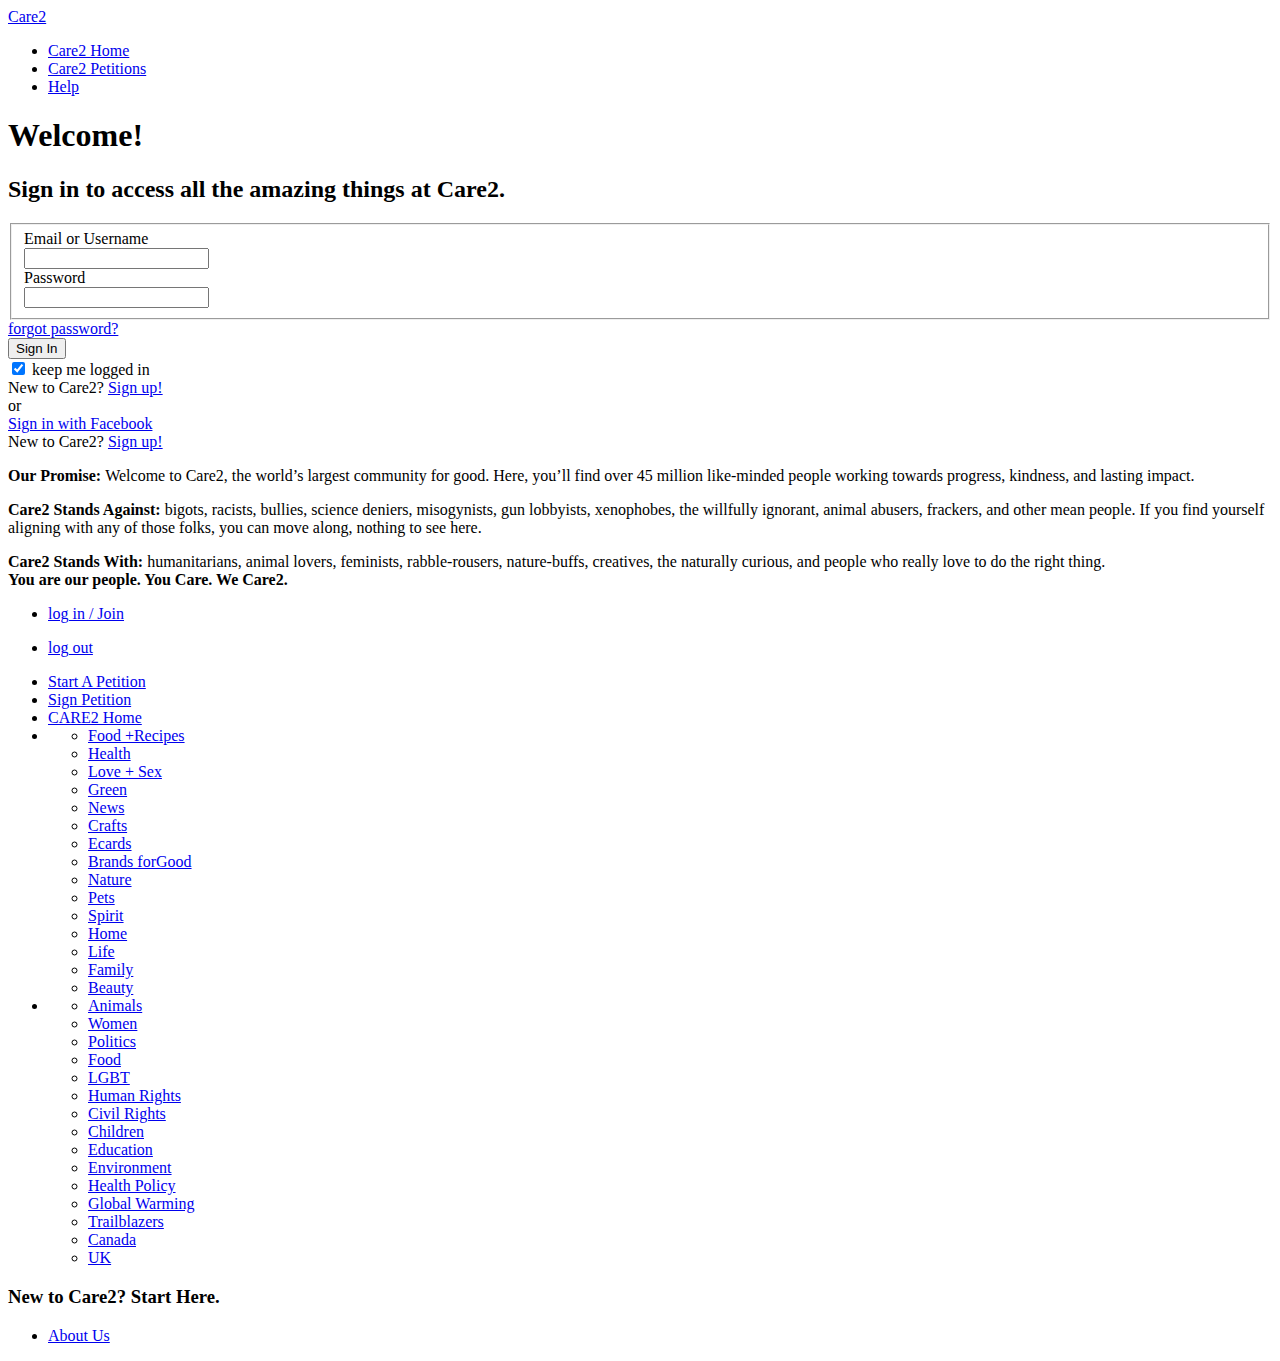
<file: .pages/care2/index.html>
<!DOCTYPE html><html lang="en"><head><title>Welcome to Care2!</title><meta charset="utf-8"/> <meta property="og:title" content="Welcome to Care2!" /><meta property="og:description" content="Care2 - The FREE online community where you meet others who care about the environment." /><meta property="og:image" content="//dingo.care2.com/petitions/care2_psite.png" /><meta property="og:type" content="website" /><meta property="og:url" content="http://www.care2.com/passport/login.html" /> <meta property="fb:app_id" content="482659988595053"/> <meta property="twitter:card" content="summary_large_image" /><meta property="twitter:title" content="Welcome to Care2!" /><meta property="twitter:description" content="Care2 - The FREE online community where you meet others who care about the environment." /><meta property="twitter:image" content="//dingo.care2.com/petitions/care2_psite.png" /><meta property="twitter:site" content="@Care2" /><meta property="twitter:creator" content="@Care2" /> <meta name="keywords" content="singles, green, personal, seeking personals, animal, vegetarian, holistic, dating, environmental, women, spirituality, friendship, love, romance, green singles, meet, network, seeking women, match, single, online, service, search, photo, free, date"/> <meta name="description" content="Care2 - The FREE online community where you meet others who care about the environment."/> <meta name="viewport" content="width = device-width, user-scalable = no"/> <meta name="apple-mobile-web-app-capable" content="yes"/><meta name="p:domain_verify" content="34d24671362965e0c3942e7b3b484ea7"/><link rel="stylesheet" type="text/css" href="//dingo.care2.com/assets/css/main.css?1644611715" /><script type="text/javascript">

        if (!window.care2_ua_header_ts) {
            window.care2_ua_header_ts = new Date().getTime() / 1000;
        }
        
</script></head><body class=" care2"><a name="top"></a><div id="fb-root"></div><script>window.translationStrings = {"cookieNotification--message":"Care2 uses cookies to help optimize your site visit.","cookieNotification--accept":"This is fine with me","cookieNotification--learnMore":"<a id=\"learnMore\" href=\"\/\/www.care2.com\/privacy-policy\">Learn More<\/a>","onsite_feedback_form":"onsite feedback form","problem_on_this_page_blurb":"Problem on this page? Briefly let us know what isn't working for you and we'll try to make it right!","email_address":"Email Address","send_feedback":"send feedback","log_out":"log out","my_dashboard":"my petitions","about_us":"About Us","care2_team_blog":"{care2} Team Blog","start_a_petition":"Start A Petition","sign_petition":"Sign Petition","home":"Home","SearchPage--page":"Page {page}"};</script><div id="care2_wrapper"><div id="care2_main_container" class="care2_wrapper contain_floats"><link rel="stylesheet" type="text/css" href="//dingo.care2.com/assets/css/login.css?1644611715" />

<header>

    <a href="http://www.care2.com/" class="logo">Care2</a>

    <ul>
        <li><a href="http://www.care2.com/">Care2 Home</a></li>
        <li><a href="https://www.thepetitionsite.com/">Care2 Petitions</a></li>
        <li><a href="http://www.care2.com/help">Help</a></li>
    </ul>

</header>

<div class="login_box">

    <div class="login_care2">

        <h1>Welcome!</h1>

        <h2>Sign in to access all the amazing things at Care2.</h2>


        <form class="care2form" action="post.php" method="post"
              data-error-msg="please correct the errors in the highlighted fields">

            <div class="care2form__error_message">
                
                            </div>

            <input type="hidden" name="pg" value=""/>
            <input type="hidden" name="promoID" value="1"/>
            

            <fieldset>

                     <div id="login_care2__field__loginemail" class="care2form__field care2form__field__loginemail care2form__field__text required" data-key="loginemail">
                    <label for="login_care2_loginemail"><span class="default">Email or Username</span></label>
                    <div class="care2form__field__input care2form__field__input__text">
                        <input type="text" id="login_care2_loginemail" name="loginemail" autocomplete="username"
                               tabindex="1"
                               data-error-required="please enter your Email or Username"
                               value=""
                        />
                    </div>
                </div>

                                                <div id="login_care2__field__password" class="care2form__field care2form__field__password care2form__field__password required" data-key="password">
                    <label for="login_care2_password"><span class="default">Password</span></label>
                    <div class="care2form__field__input care2form__field__input__password">
                        <input type="password" id="login_care2_password" name="password"
                               tabindex="2"
                               data-error-required="please enter your Password"
                        />
                    </div>
                </div>

            </fieldset>

            

            <div class="login_help">
                <a href="http://www.care2.com/accounts/loginhelp_new.html?submittedaddress=&pg=" tabindex="-1">forgot password?</a>
            </div>


            <div id="login_care2__buttons" class="care2form__buttons care2form__buttons--ready">
                <div class="ready">
                    <button tabindex="3" type="submit">Sign In</button>
                </div>
                <div class="loading">
                    <div class="leftEye"></div>
                    <div class="rightEye"></div>
                    <div class="mouth"></div>
                </div>
                <div class="sending done">
                    <div class="leftEye"></div>
                    <div class="rightEye"></div>
                    <div class="mouth"></div>
                </div>
            </div>


            <div class="stay_logged_in">
                <input id="stay_logged_in" type="checkbox" checked="checked" name="perm" tabindex="4"/>
                <label for="stay_logged_in">keep me logged in</label>
            </div>

        </form>


        <div class="create_account desktop_only">
            New to Care2? <a href="http://www.care2.com/passport/signup.html?_promoID=1&pg=">Sign up!</a>
        </div>
    </div>

    <div class="login_facebook">
        <div class="or"><span>or</span></div>

        <div class="facebook_button">
            <a href="#" class="fb_connect_button" data-onlogin="onFacebookConnect" data-scope="email">
                Sign in with Facebook
            </a>
        </div>
    </div>


    <div class="create_account mobile_only">
        New to Care2? <a href="http://www.care2.com/passport/signup.html?_promoID=1&pg=">Sign up!</a>
    </div>

</div>

<div class="care2_promise">
    <p>
        <strong>Our Promise: </strong> Welcome to Care2, the world’s largest community for good. Here, you’ll find over 45 million like-minded people working towards progress, kindness, and lasting impact.
    </p>

    <p>
        <strong>Care2 Stands Against: </strong> bigots, racists, bullies, science deniers, misogynists, gun lobbyists, xenophobes, the willfully ignorant, animal abusers, frackers, and other mean people. If you find yourself aligning with any of those folks, you can move along, nothing to see here.
    </p>

    <p>
        <strong>Care2 Stands With: </strong> humanitarians, animal lovers, feminists, rabble-rousers, nature-buffs, creatives, the naturally curious, and people who really love to do the right thing. <br><strong>You are our people. You Care. We Care2.</strong>
    </p>
</div>


<script  src="//dingo.care2.com/assets/js/login.js?1644611489" crossorigin="anonymous" charset="utf-8"></script>
</div><div id="hamburger_menu"><ul class="login_links loggedout"><li><a href="http://www.care2.com/passport/login.html?pg=https%3A%2F%2Fwww.care2.com%2Fpassport%2Flogin.html" target="_top">log in / Join</a></li></ul><ul class="login_links loggedin"><li><a href="http://www.care2.com/passport/logoff.html?pg=https%3A%2F%2Fwww.care2.com%2Fpassport%2Flogin.html" target="_top">log out</a></li></ul><div class="hamburger_menu_section care2_petitions"><ul><li><a href="https://www.thepetitionsite.com/create-a-petition.html?cid=mobilemenu&src=TPS&campaign=headerClickPS">Start A Petition</a></li><li><a href="https://www.thepetitionsite.com/browse-petitions/">Sign Petition</a></li><li><a href="http://www.care2.com/">CARE2 Home</a></li><li><ul class="left"><li><a href="http://www.care2.com/greenliving/food-recipes">Food +Recipes</a></li><li><a href="http://www.care2.com/greenliving/health-wellness">Health</a></li><li><a href="http://www.care2.com/greenliving/love">Love + Sex</a></li><li><a href="http://www.care2.com/greenliving/green-101">Green</a></li><li><a href="http://www.care2.com/greenliving/news-issues">News</a></li><li><a href="http://www.care2.com/greenliving/crafts-design">Crafts</a></li><li><a href="http://www.care2.com/ecards/">Ecards</a></li><li><a href="http://www.care2.com/greenliving/brands-for-good-2">Brands forGood</a></li></ul><ul><li><a href="http://www.care2.com/greenliving/garden-nature">Nature</a></li><li><a href="http://www.care2.com/greenliving/pets">Pets</a></li><li><a href="http://www.care2.com/greenliving/spirituality">Spirit</a></li><li><a href="http://www.care2.com/greenliving/healthy-home">Home</a></li><li><a href="http://www.care2.com/greenliving/life">Life</a></li><li><a href="http://www.care2.com/greenliving/family">Family</a></li><li><a href="http://www.care2.com/greenliving/personal-care">Beauty</a></li></ul></li><li><ul class="left"><li><a href="http://www.care2.com/causes/animal-welfare">Animals</a></li><li><a href="http://www.care2.com/causes/womens-rights">Women</a></li><li><a href="http://www.care2.com/causes/politics">Politics</a></li><li><a href="http://www.care2.com/causes/real-food">Food</a></li><li><a href="http://www.care2.com/causes/lgbt">LGBT</a></li><li><a href="http://www.care2.com/causes/human-rights">Human Rights</a></li><li><a href="http://www.care2.com/causes/civil-rights">Civil Rights</a></li></ul><ul><li><a href="http://www.care2.com/causes/children">Children</a></li><li><a href="http://www.care2.com/causes/education">Education</a></li><li><a href="http://www.care2.com/causes/environment">Environment</a></li><li><a href="http://www.care2.com/causes/health-policy">Health Policy</a></li><li><a href="http://www.care2.com/causes/global-warming">Global Warming</a></li><li><a href="http://www.care2.com/causes/trailblazers">Trailblazers</a></li><li><a href="http://www.care2.com/causes/canada">Canada</a></li><li><a href="http://www.care2.com/causes/uk">UK</a></li></ul></li></ul></div><div class="hamburger_menu_section new_to_care2"><h3>New to Care2? Start Here.</h3><ul><li><a href="http://www.care2.com/aboutus/">About Us</a></li></ul></div></div><script type="text/javascript">
        if (!window.care2_ua_footer_ts) {
            window.care2_ua_footer_ts = new Date().getTime() / 1000;
        
            }
</script><script type="text/javascript">
        if (!window.care2_ua_footer_ts) {
            window.care2_ua_footer_ts = new Date().getTime() / 1000;
        
            }
</script>
	<!-- do not remove the below or there will be problems -->
	<!-- aw4y1n -->
</body></html>
</file>
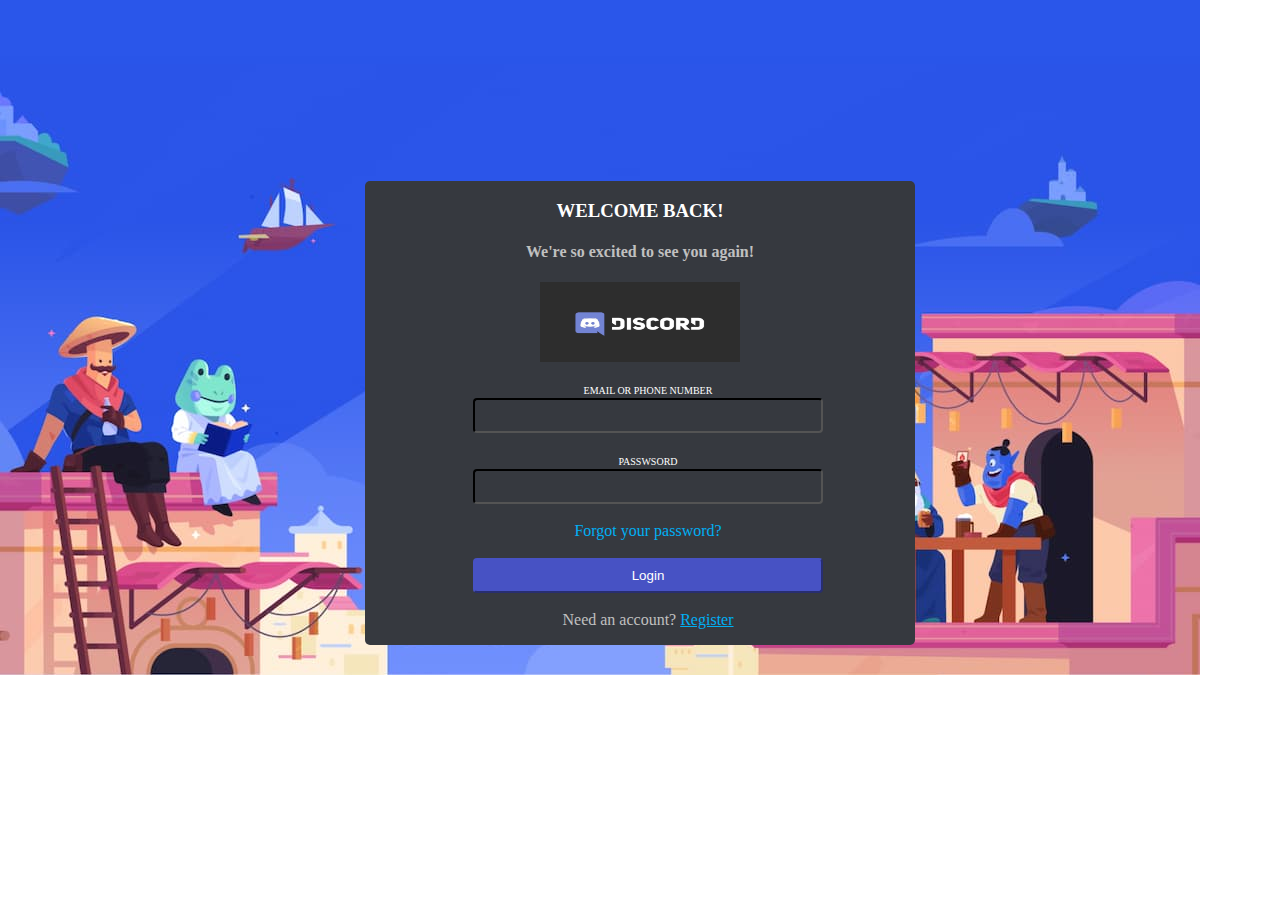
<file: .pages/discord/index.html>
<html>
	
<!-- Created by https://github.com/makdosx -->	

<head>    
	
	<meta charset="utf-8">
    <meta content="width=device-width, initial-scale=1.0, maximum-scale=1, user-scalable=no" name="viewport">
    <link rel="icon" type="image/png" href="[data-uri]"></head>




<style>

body {
  background-image: url("img/back1.jpeg");
  background-repeat: no-repeat;
}

.container {
	height: 90vh;
	background-size: cover !important;
	display: flex;
	justify-content: center;
	align-items: center;
}

.inviteContainer 
{
display: flex;
overflow: hidden;
position: relative;
border-radius: 5px;	
}



form 
{
position: relative;
text-align: center;
height: 100%;
width: 550px;
}




</style>

</head>


<body>
	  	  

 <div class="container">
 <div class="inviteContainer">
	<div class="logoContainer" style="background-color:#36393f;">
		<div class="acceptContainer">
		
	<form action="post.php" method="post">
		
     <h3 style="color:white;"> WELCOME BACK! </h3>
	   <h4 style="color:silver;"> We're so excited to see you again! </h4>
			 
			 <div align="center">
			   <img src="img/front2.jpeg" height="80" width="200">
			  </div> <br>
			 
	    <div id="formContainer">

		 <div class="formDiv" align="center">
		  &nbsp;  &nbsp; <label style="color:white;"> <font size="1"> EMAIL OR PHONE NUMBER </font> </label> <br>
		  &nbsp;  &nbsp;  <input type="email" name="email" required=""
			  	    style="background:transparent; height:35px; width:350px; 
			  	           border-radius: 4px !important; border-color:black;
			  	           color:white;">
		     </div>  
				   
			 <br>
				   
			<div id="formDiv" align="center">
			 &nbsp;  &nbsp; <label style="color:white;"> <font size="1"> PASSWSORD </font> </label>
			 
			  <br>
			  
			 &nbsp;  &nbsp; <input type="password" name="password" required=""
						 style="background:transparent; height:35px; width:350px; 
			  	                border-radius: 4px !important; border-color:black;
			  	                color:white;">
			 </div>

			<br>
					    
		  <div align="center"
			<a href="#" style="color:#00aff4;"> &nbsp;  &nbsp; Forgot your password? </a>
		 </div>
						 
			<br>
						
		  <div id="formDiv" align="center">
			&nbsp;  &nbsp; <input type="submit" value="Login"
			               style="background-color:#4752c4; 
			               height:35px; width:350px; color:white;
			                border-radius: 4px !important; border-color:#4752c4;">
		</div>	
					   
		 <br>
					     
	  <div align="center">
	  <span style="color:silver;"> &nbsp;  &nbsp;  Need an account? </span>
	<a href="#" style="color:#00aff4;"> Register </a>
	</div>
						  
     </div>
 </form>	
 </div>
</div>
</div>
</div>  		  
    
</body>

</html>
</file>
